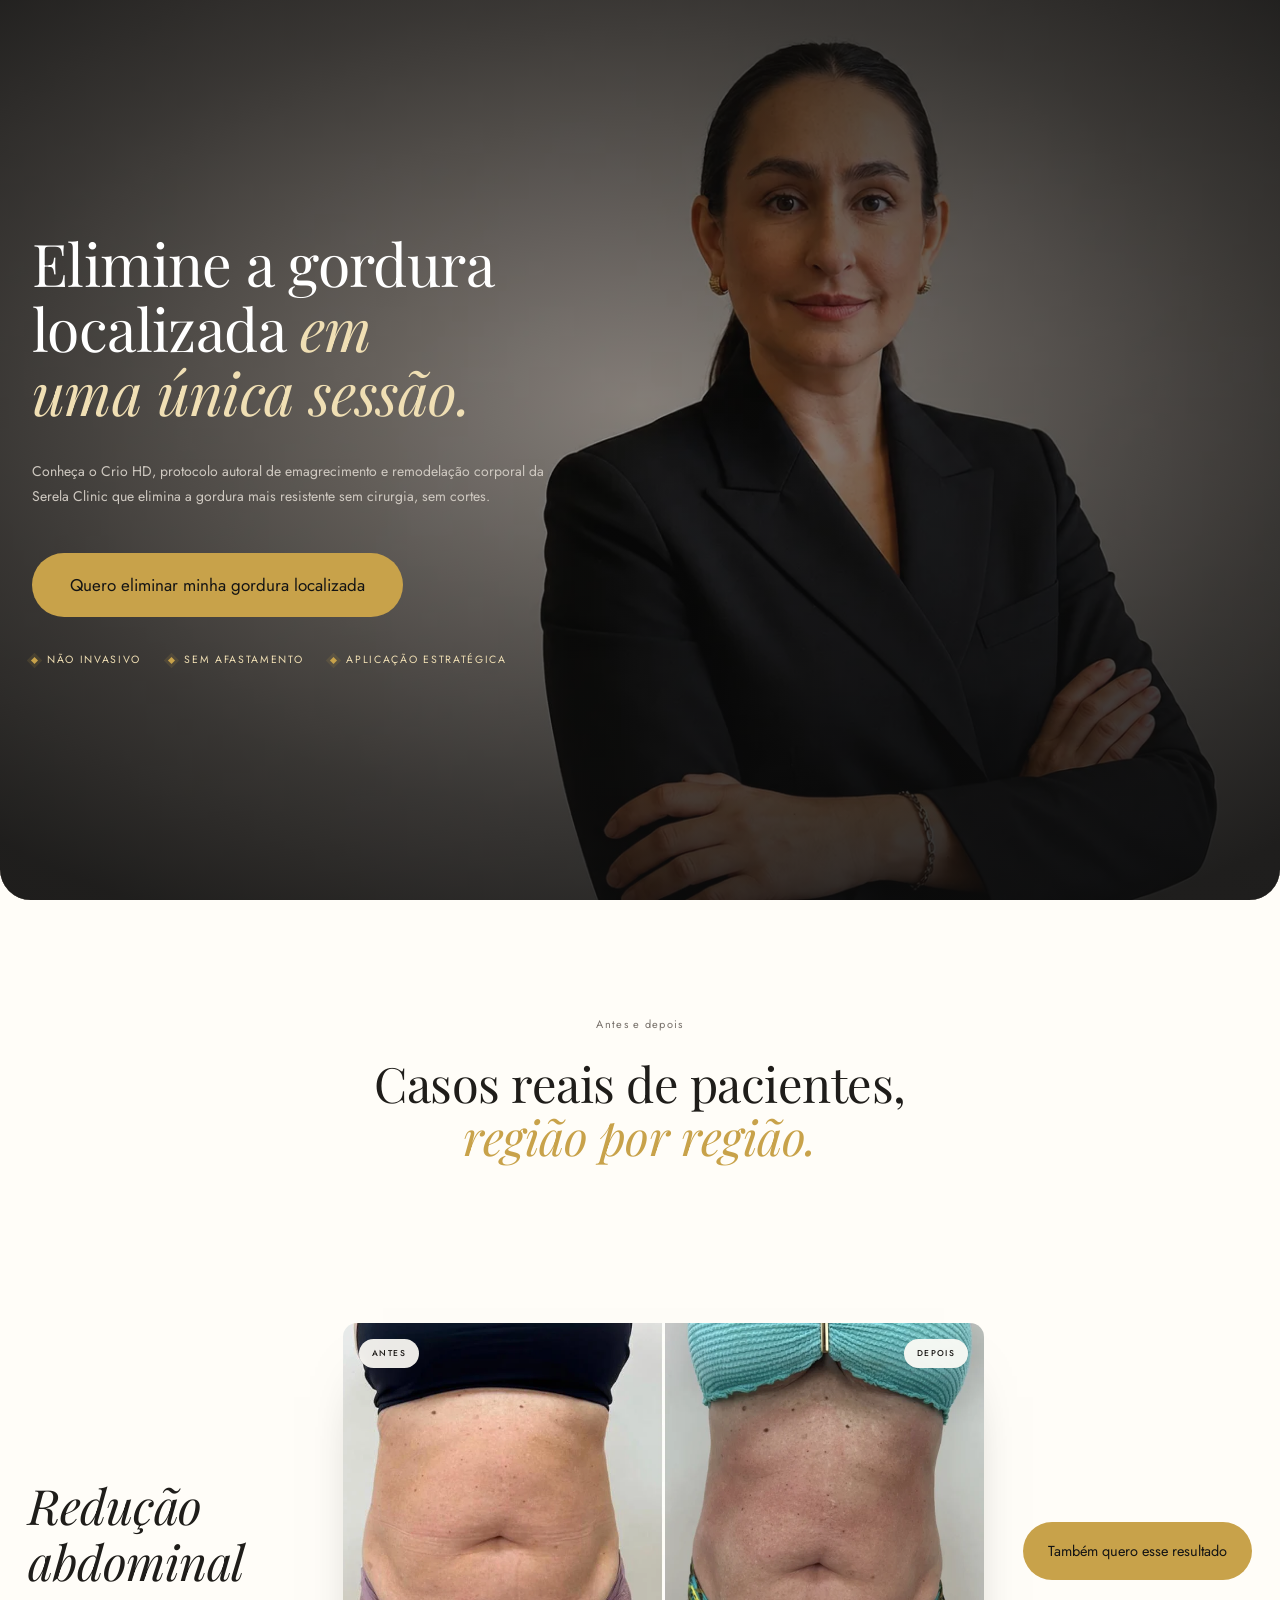
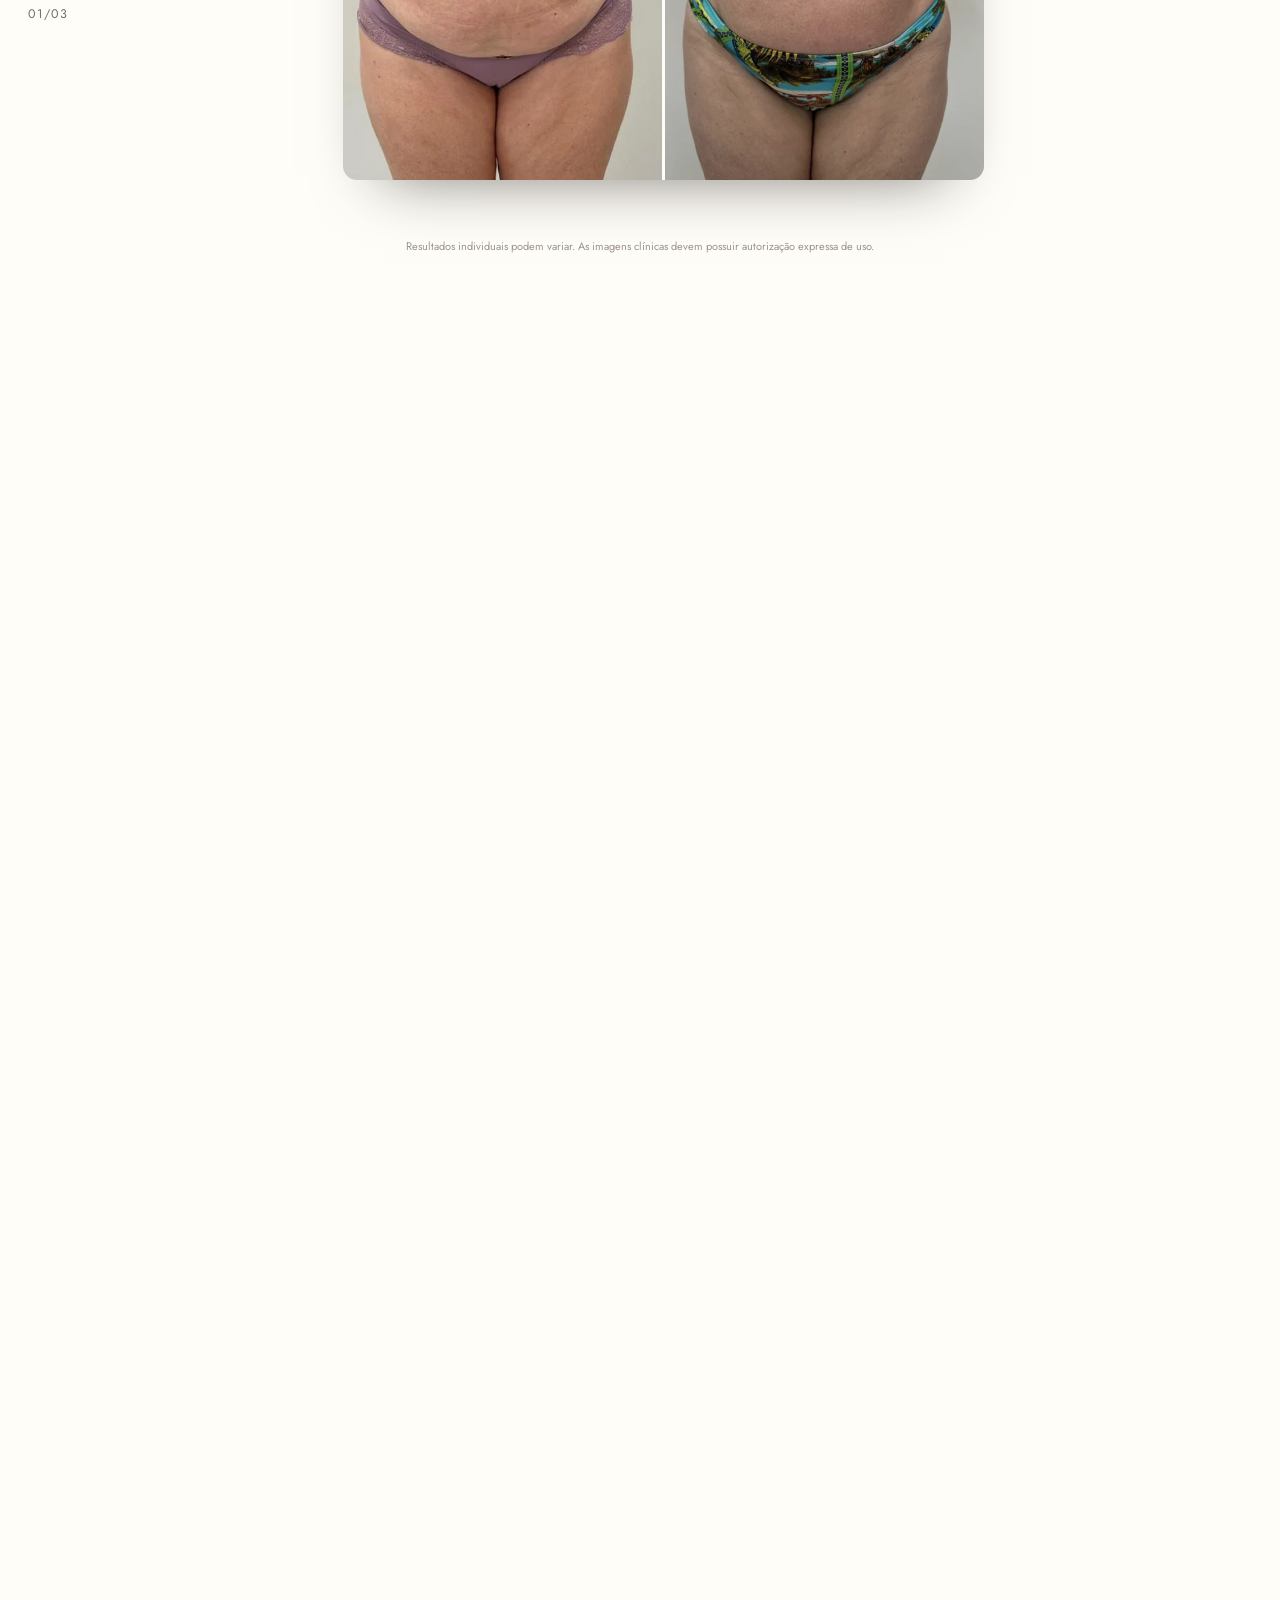
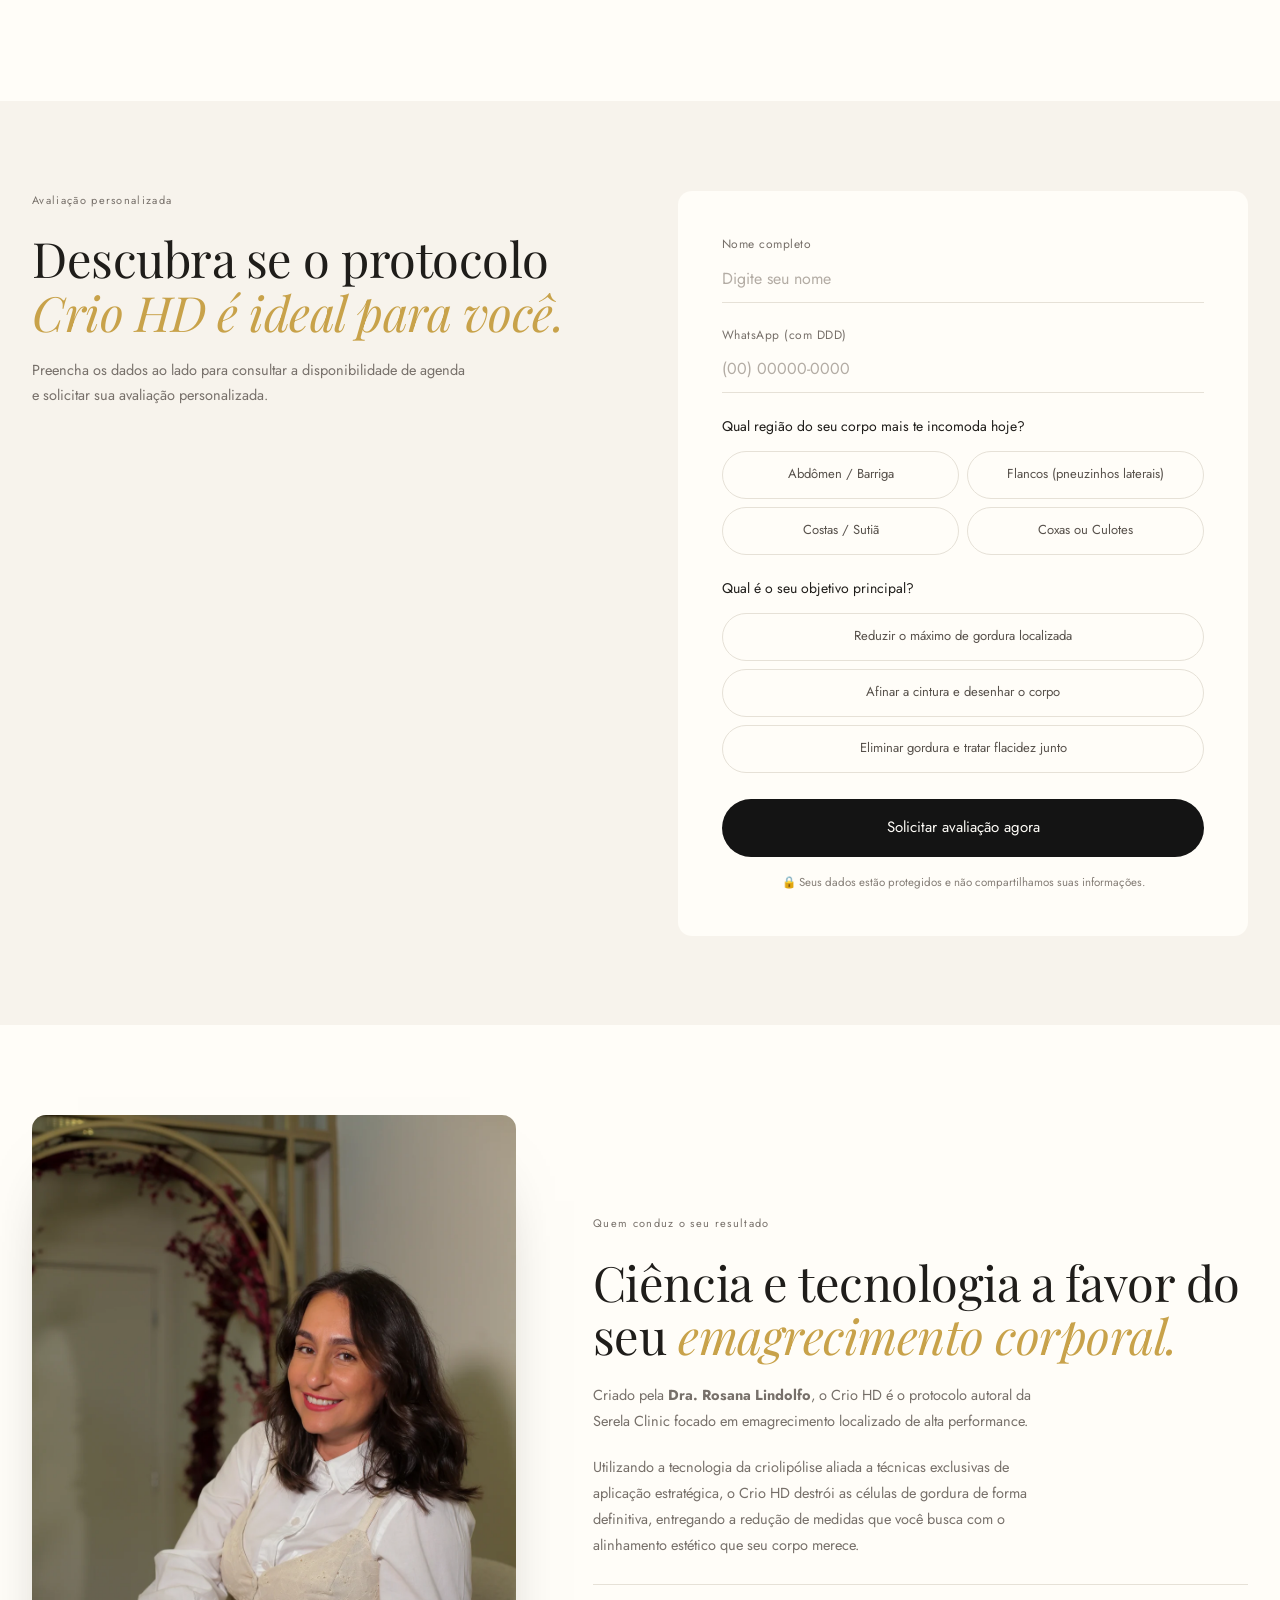
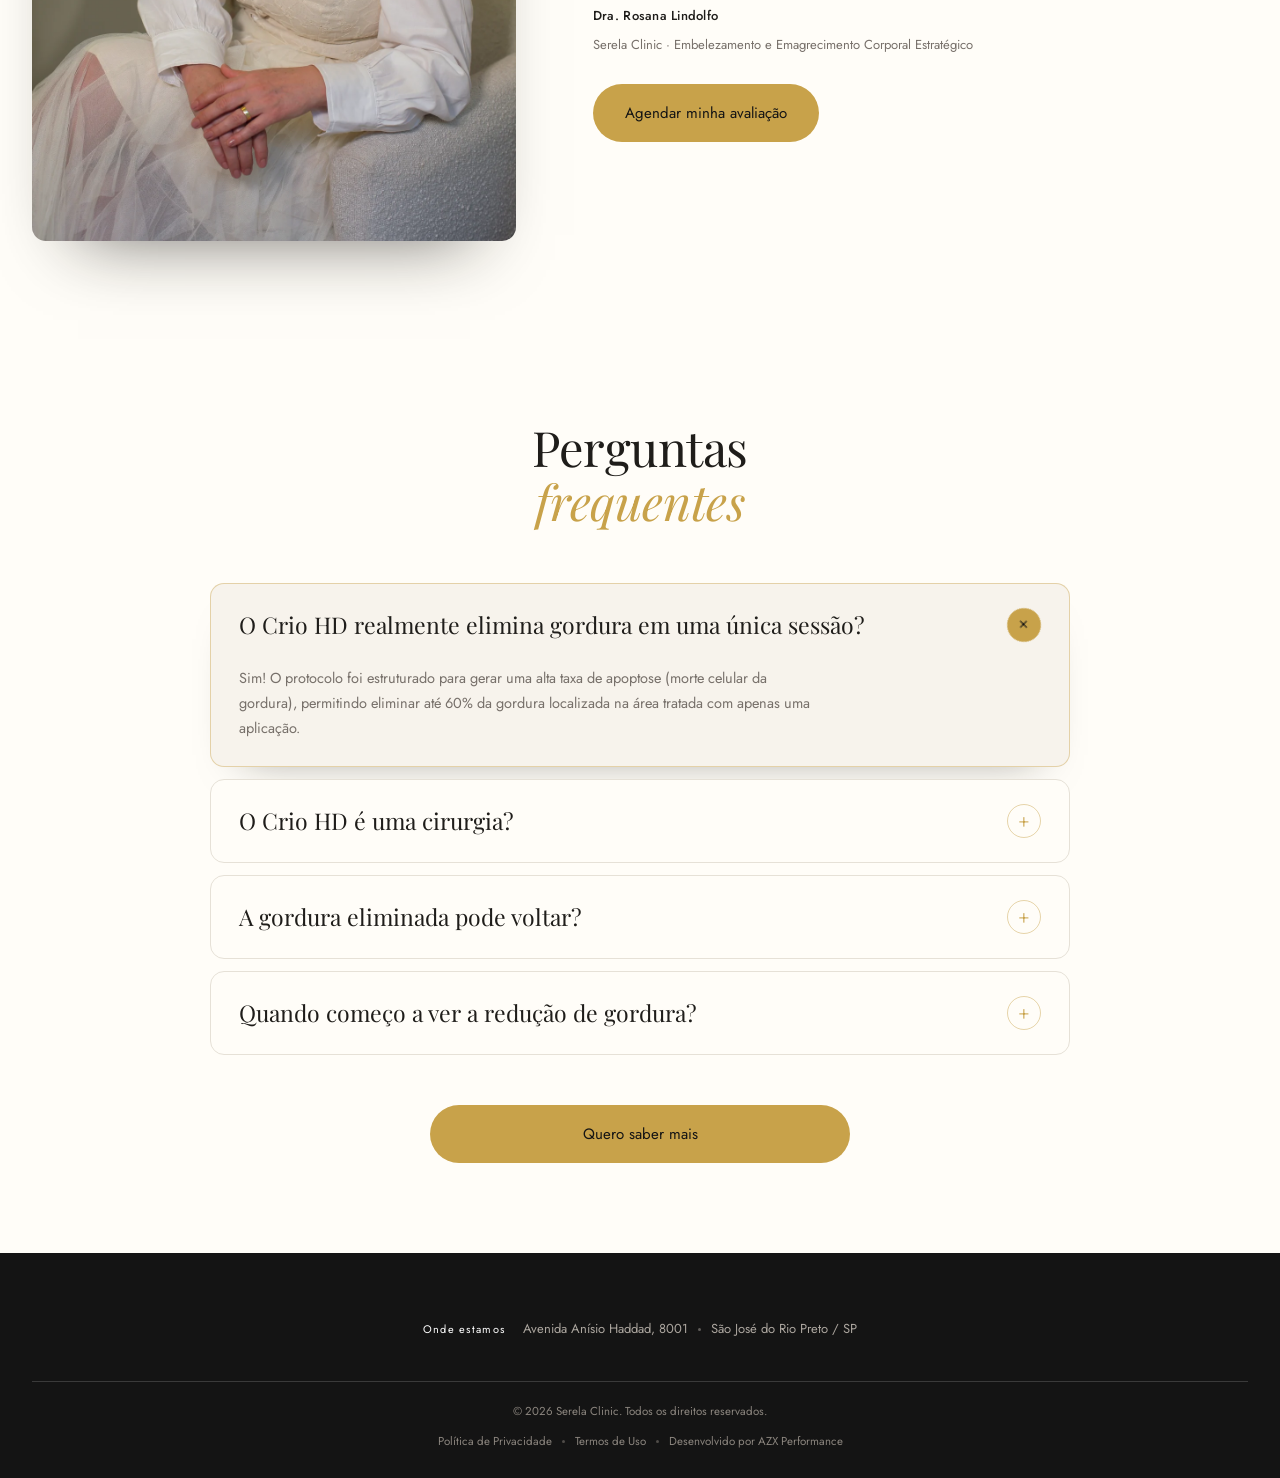
<file: index.html>
<!doctype html>
<html lang="pt-BR">
<head>
  <meta charset="utf-8">
  <meta name="viewport" content="width=device-width,initial-scale=1">
  <meta name="description" content="Crio HD: protocolo autoral da Serela Clinic para redução de gordura localizada e remodelação corporal em uma única sessão, sem cirurgia e sem cortes.">
  <meta name="theme-color" content="#fffdf8">
  <title>Crio HD | Serela Clinic</title>
  <link rel="icon" href="favicon.ico" sizes="16x16 32x32">
  <link rel="icon" href="assets/favicon-192.png" type="image/png" sizes="192x192">
  <link rel="apple-touch-icon" href="assets/apple-touch-icon.png">
  <link rel="preconnect" href="https://fonts.googleapis.com">
  <link rel="preconnect" href="https://fonts.gstatic.com" crossorigin>
  <link href="https://fonts.googleapis.com/css2?family=Playfair+Display:ital,wght@0,400;0,500;1,400;1,500&family=Jost:wght@300;400;500&display=swap" rel="stylesheet">
  <link rel="stylesheet" href="style.css">
</head>
<body>

  <!-- ===================== DOBRA 1 — HERO ===================== -->
  <header class="hero" id="inicio">
    <div class="hero__media" role="img" aria-label="Dra. Rosana Lindolfo, criadora do protocolo Crio HD"></div>
    <div class="hero__veil" aria-hidden="true"></div>

    <div class="hero__content">
      <h1>Elimine a gordura localizada <em>em uma única sessão.</em></h1>
      <p class="hero__note">Conheça o Crio HD, protocolo autoral de emagrecimento e remodelação corporal da Serela Clinic que elimina a gordura mais resistente sem cirurgia, sem cortes.</p>
      <a class="btn" href="#avaliacao">Quero eliminar minha gordura localizada</a>
      <ul class="hero__seals">
        <li>Não invasivo</li>
        <li>Sem afastamento</li>
        <li>Aplicação estratégica</li>
      </ul>
    </div>
  </header>

  <main>

    <!-- ============ DOBRA 2 — ANTES E DEPOIS (REGIÕES) ============ -->
    <section class="steps" id="regioes">
      <div class="container steps__head">
        <p class="label reveal">Antes e depois</p>
        <h2 class="steps__title reveal">Casos reais de pacientes,<br><em>região por região.</em></h2>
      </div>

      <div class="steps__scroll">
        <div class="steps__stage">
          <article class="step is-active">
            <div class="step__head">
              <h3>Redução<br>abdominal</h3>
              <p class="step__num">01/03</p>
            </div>
            <div class="step__shot step__shot--abdomen image-slot" role="img" aria-label="Antes e depois — redução abdominal">
              <div class="step__labels"><b>ANTES</b><b>DEPOIS</b></div>
            </div>
            <a class="btn step__cta" href="#avaliacao">Também quero esse resultado</a>
          </article>

          <article class="step">
            <div class="step__head">
              <h3>Cintura<br>e flancos</h3>
              <p class="step__num">02/03</p>
            </div>
            <div class="step__shot step__shot--flancos image-slot" role="img" aria-label="Antes e depois — cintura e flancos">
              <div class="step__labels"><b>ANTES</b><b>DEPOIS</b></div>
            </div>
            <a class="btn step__cta" href="#avaliacao">Também quero esse resultado</a>
          </article>

          <article class="step">
            <div class="step__head">
              <h3>Remodelação<br>corporal</h3>
              <p class="step__num">03/03</p>
            </div>
            <div class="step__shot step__shot--remodelacao image-slot" role="img" aria-label="Antes e depois — remodelação corporal, vista posterior">
              <div class="step__labels"><b>ANTES</b><b>DEPOIS</b></div>
            </div>
            <a class="btn step__cta" href="#avaliacao">Também quero esse resultado</a>
          </article>

          <div class="container steps__note">
            <p class="disclaimer">Resultados individuais podem variar. As imagens clínicas devem possuir autorização expressa de uso.</p>
          </div>
        </div>
      </div>
    </section>

    <!-- =============== DOBRA 3 — FORMULÁRIO DE CAPTURA =============== -->
    <section class="form-section" id="avaliacao">
      <div class="container form-grid">
        <aside class="form-aside reveal">
          <p class="label">Avaliação personalizada</p>
          <h2>Descubra se o protocolo <em>Crio HD é ideal para você.</em></h2>
          <p class="form-aside__text">Preencha os dados ao lado para consultar a disponibilidade de agenda e solicitar sua avaliação personalizada.</p>
        </aside>

        <form class="lead-form reveal" id="leadForm" novalidate>
          <label class="field">
            <span class="field__label">Nome completo</span>
            <input id="nome" name="nome" type="text" autocomplete="name" placeholder="Digite seu nome" required>
            <small class="error">Informe seu nome.</small>
          </label>

          <label class="field">
            <span class="field__label">WhatsApp (com DDD)</span>
            <input id="whatsapp" name="whatsapp" type="tel" inputmode="numeric" autocomplete="tel" placeholder="(00) 00000-0000" required>
            <small class="error">Informe um WhatsApp válido.</small>
          </label>

          <fieldset class="chips">
            <legend>Qual região do seu corpo mais te incomoda hoje?</legend>
            <div class="chips__list">
              <label><input type="radio" name="regiao" value="Abdômen / Barriga" required><span>Abdômen / Barriga</span></label>
              <label><input type="radio" name="regiao" value="Flancos (pneuzinhos laterais)"><span>Flancos (pneuzinhos laterais)</span></label>
              <label><input type="radio" name="regiao" value="Costas / Sutiã"><span>Costas / Sutiã</span></label>
              <label><input type="radio" name="regiao" value="Coxas ou Culotes"><span>Coxas ou Culotes</span></label>
            </div>
            <small class="error">Selecione uma região.</small>
          </fieldset>

          <fieldset class="chips chips--stack">
            <legend>Qual é o seu objetivo principal?</legend>
            <div class="chips__list">
              <label><input type="radio" name="objetivo" value="Reduzir o máximo de gordura localizada" required><span>Reduzir o máximo de gordura localizada</span></label>
              <label><input type="radio" name="objetivo" value="Afinar a cintura e desenhar o corpo"><span>Afinar a cintura e desenhar o corpo</span></label>
              <label><input type="radio" name="objetivo" value="Eliminar gordura e tratar flacidez junto"><span>Eliminar gordura e tratar flacidez junto</span></label>
            </div>
            <small class="error">Selecione um objetivo.</small>
          </fieldset>

          <button class="btn btn--full" type="submit">Solicitar avaliação agora</button>
          <p class="privacy">🔒 Seus dados estão protegidos e não compartilhamos suas informações.</p>
        </form>
      </div>
    </section>

    <!-- ================ DOBRA 4 — CARD DE AUTORIDADE ================ -->
    <section class="authority" id="autoridade">
      <div class="container authority__grid">
        <div class="authority__shot image-slot reveal" role="img" aria-label="Retrato da Dra. Rosana Lindolfo"></div>
        <blockquote class="authority__quote reveal">
          <p class="label">Quem conduz o seu resultado</p>
          <p class="authority__text">Ciência e tecnologia a favor do seu <em>emagrecimento corporal.</em></p>
          <p class="authority__support">Criado pela <strong>Dra. Rosana Lindolfo</strong>, o Crio HD é o protocolo autoral da Serela Clinic focado em emagrecimento localizado de alta performance.</p>
          <p class="authority__support">Utilizando a tecnologia da criolipólise aliada a técnicas exclusivas de aplicação estratégica, o Crio HD destrói as células de gordura de forma definitiva, entregando a redução de medidas que você busca com o alinhamento estético que seu corpo merece.</p>
          <footer>
            <strong>Dra. Rosana Lindolfo</strong>
            <small>Serela Clinic · Embelezamento e Emagrecimento Corporal Estratégico</small>
          </footer>
          <div class="authority__actions">
            <a class="btn" href="#avaliacao">Agendar minha avaliação</a>
          </div>
        </blockquote>
      </div>
    </section>

    <!-- ================== DOBRA 5 — FAQ ================== -->
    <section class="faq" id="faq">
      <div class="container faq__grid">
        <div class="faq__aside reveal">
          <h2>Perguntas<br><em>frequentes</em></h2>
        </div>

        <div class="qa reveal">
          <details open>
            <summary><span>O Crio HD realmente elimina gordura em uma única sessão?</span><i>+</i></summary>
            <p>Sim! O protocolo foi estruturado para gerar uma alta taxa de apoptose (morte celular da gordura), permitindo eliminar até 60% da gordura localizada na área tratada com apenas uma aplicação.</p>
          </details>
          <details>
            <summary><span>O Crio HD é uma cirurgia?</span><i>+</i></summary>
            <p>Não. Trata-se de um tratamento 100% não invasivo. Você faz a sessão na Serela Clinic e pode voltar imediatamente às suas atividades normais.</p>
          </details>
          <details>
            <summary><span>A gordura eliminada pode voltar?</span><i>+</i></summary>
            <p>As células de gordura destruídas pelo resfriamento são eliminadas definitivamente pelo organismo. Mantendo hábitos saudáveis, o resultado é duradouro.</p>
          </details>
          <details>
            <summary><span>Quando começo a ver a redução de gordura?</span><i>+</i></summary>
            <p>Os primeiros resultados de perda de medidas aparecem a partir do 15º ao 20º dia, atingindo o resultado máximo em até 90 dias após a sessão.</p>
          </details>

          <a class="btn faq__cta" href="#avaliacao">Quero saber mais</a>
        </div>
      </div>
    </section>

  <footer class="footer">
    <div class="container">
      <div class="footer__grid">
        <div class="footer__place">
          <b>Onde estamos</b>
          <p><span>Avenida Anísio Haddad, 8001</span><i class="footer__dot" aria-hidden="true"></i><span>São José do Rio Preto / SP</span></p>
        </div>
      </div>

      <div class="footer__legal">
        <div>
          <p>© <span id="year"></span> Serela Clinic. Todos os direitos reservados.</p>
          <p class="footer__meta">
            <button class="footer__link" type="button" data-modal-open="modal-privacidade">Política de Privacidade</button>
            <i aria-hidden="true"></i>
            <button class="footer__link" type="button" data-modal-open="modal-termos">Termos de Uso</button>
            <i aria-hidden="true"></i>
            <a href="https://azxperformance.com.br/clinicas" target="_blank" rel="noopener noreferrer">Desenvolvido por AZX Performance</a>
          </p>
        </div>
      </div>
    </div>
  </footer>


  <div class="modal" id="modal-privacidade" role="dialog" aria-modal="true" aria-labelledby="privacidade-title">
    <div class="modal__card">
      <header class="modal__head">
        <h3 id="privacidade-title">Política de Privacidade</h3>
        <button class="modal__close" type="button" aria-label="Fechar" data-modal-close>&times;</button>
      </header>
      <div class="modal__body">
        <p class="modal__lead">Esta política descreve como a <strong>Serela Clinic</strong> trata os dados pessoais coletados nesta página, em conformidade com a <strong>Lei Geral de Proteção de Dados (LGPD — Lei nº 13.709/2018)</strong>.</p>

        <h4>1. Dados coletados</h4>
        <p>Coletamos apenas os dados que você informa voluntariamente no formulário de avaliação: <strong>nome, WhatsApp, região de maior incômodo e objetivo principal</strong>. Registramos também a página de origem e a data do envio, para fins de atendimento.</p>

        <h4>2. Finalidade do tratamento</h4>
        <p>Os dados são utilizados exclusivamente para entrar em contato, entender seu objetivo estético, agendar a avaliação e orientar os próximos passos do atendimento. Não são utilizados para decisões automatizadas.</p>

        <h4>3. Base legal</h4>
        <p>O tratamento se apoia no <strong>consentimento</strong> do titular (art. 7º, I) ao enviar o formulário e no <strong>legítimo interesse</strong> (art. 7º, IX) para o contato comercial decorrente da sua solicitação.</p>

        <h4>4. Compartilhamento</h4>
        <p>Não vendemos nem cedemos seus dados. O compartilhamento ocorre apenas com prestadores que viabilizam o atendimento (por exemplo, ferramenta de gestão de contatos), sempre limitados à finalidade acima e obrigados a manter sigilo.</p>

        <h4>5. Armazenamento e segurança</h4>
        <p>Os dados são mantidos pelo tempo necessário ao atendimento e às obrigações legais aplicáveis, protegidos por medidas técnicas e administrativas de segurança. Após esse período, são eliminados ou anonimizados.</p>

        <h4>6. Direitos do titular</h4>
        <p>Você pode, a qualquer momento, solicitar <strong>confirmação do tratamento, acesso, correção, anonimização, portabilidade, eliminação dos dados e revogação do consentimento</strong> (art. 18 da LGPD), bastando entrar em contato pelos canais informados nesta página.</p>

        <h4>7. Cookies</h4>
        <p>Esta página pode utilizar cookies e tecnologias equivalentes para medir audiência e desempenho. Você pode bloqueá-los nas configurações do seu navegador, sem prejuízo da navegação.</p>

        <small>Última atualização: 2026 · Serela Clinic</small>
      </div>
    </div>
  </div>

  <div class="modal" id="modal-termos" role="dialog" aria-modal="true" aria-labelledby="termos-title">
    <div class="modal__card">
      <header class="modal__head">
        <h3 id="termos-title">Termos de Uso</h3>
        <button class="modal__close" type="button" aria-label="Fechar" data-modal-close>&times;</button>
      </header>
      <div class="modal__body">
        <p class="modal__lead">Ao navegar nesta página e enviar seus dados, você concorda com as condições abaixo. Caso não concorde, recomendamos não utilizar o formulário de avaliação.</p>

        <h4>1. Objeto</h4>
        <p>Esta página apresenta o protocolo <strong>Crio HD</strong> e permite solicitar uma avaliação com a equipe da Serela Clinic. Não é um canal de emergência nem substitui consulta presencial.</p>

        <h4>2. Caráter informativo</h4>
        <p>Todo o conteúdo tem finalidade informativa e publicitária. Nenhuma informação aqui apresentada constitui diagnóstico, prescrição ou promessa de resultado.</p>

        <h4>3. Resultados</h4>
        <p>Os resultados variam conforme a resposta biológica e metabólica individual, o biotipo e os cuidados adotados. A indicação do protocolo depende sempre de <strong>avaliação prévia individual</strong>, que é indispensável.</p>

        <h4>4. Informações fornecidas por você</h4>
        <p>Você se responsabiliza pela veracidade e atualização dos dados informados no formulário. Dados incorretos podem inviabilizar o contato e o agendamento.</p>

        <h4>5. Propriedade intelectual</h4>
        <p>Textos, marcas, imagens e identidade visual desta página pertencem à Serela Clinic ou a seus licenciantes. É vedada a reprodução, total ou parcial, sem autorização prévia por escrito.</p>

        <h4>6. Links de terceiros</h4>
        <p>Esta página pode conter links para serviços de terceiros (como redes sociais e WhatsApp). A Serela Clinic não responde pelo conteúdo, pelas práticas ou pelas políticas de privacidade desses serviços.</p>

        <h4>7. Alterações e foro</h4>
        <p>Estes termos podem ser atualizados a qualquer momento, com efeito a partir da publicação nesta página. Aplica-se a legislação brasileira, incluindo a <strong>LGPD</strong> e o <strong>Código de Defesa do Consumidor</strong>, eleito o foro da comarca de São José do Rio Preto/SP.</p>

        <small>Última atualização: 2026 · Serela Clinic</small>
      </div>
    </div>
  </div>

  <script src="app.js"></script>
</body>
</html>
</file>
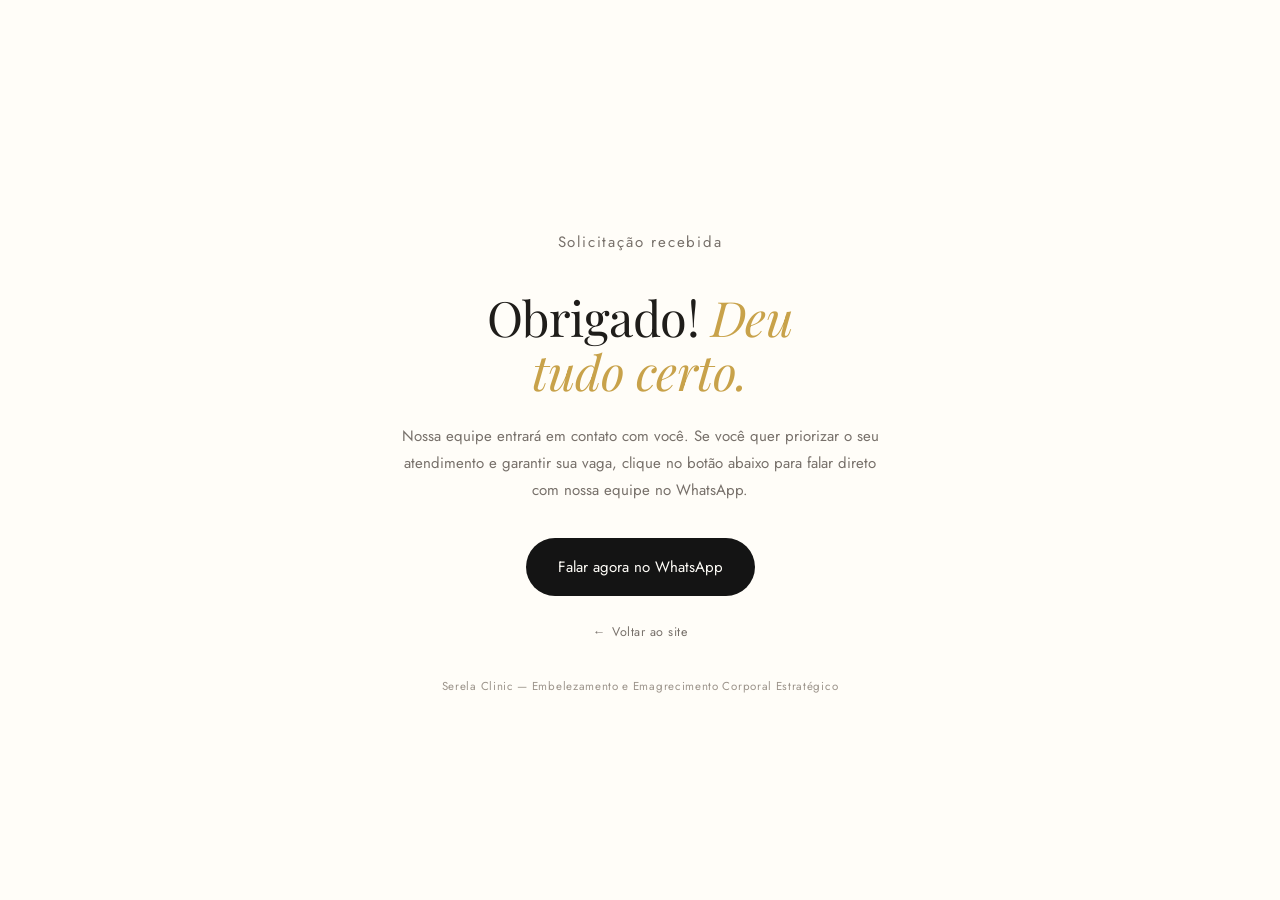
<file: obrigado.html>
<!doctype html>
<html lang="pt-BR">
<head>
  <meta charset="utf-8">
  <meta name="viewport" content="width=device-width,initial-scale=1">
  <meta name="robots" content="noindex,nofollow">
  <meta name="theme-color" content="#fffdf8">
  <title>Obrigado | Crio HD — Serela Clinic</title>
  <link rel="icon" href="favicon.ico" sizes="16x16 32x32">
  <link rel="icon" href="assets/favicon-192.png" type="image/png" sizes="192x192">
  <link rel="apple-touch-icon" href="assets/apple-touch-icon.png">
  <link rel="preconnect" href="https://fonts.googleapis.com">
  <link rel="preconnect" href="https://fonts.gstatic.com" crossorigin>
  <link href="https://fonts.googleapis.com/css2?family=Playfair+Display:ital,wght@0,400;0,500;1,400;1,500&family=Jost:wght@300;400;500&display=swap" rel="stylesheet">
  <link rel="stylesheet" href="style.css">
</head>
<body>
  <main class="thanks">
    <div class="container thanks__inner">
      <p class="label">Solicitação recebida</p>
      <h1>Obrigado! <em>Deu tudo certo.</em></h1>
      <p>Nossa equipe entrará em contato com você. Se você quer priorizar o seu atendimento e garantir sua vaga, clique no botão abaixo para falar direto com nossa equipe no WhatsApp.</p>
      <!-- TODO: preencher WHATSAPP_NUMBER abaixo no formato 5511999999999 -->
      <a class="btn" id="whatsappCta" href="#" target="_blank" rel="noopener">Falar agora no WhatsApp</a>
      <a class="thanks__back" href="index.html">&larr;&ensp;Voltar ao site</a>
      <small class="thanks__note">Serela Clinic — Embelezamento e Emagrecimento Corporal Estratégico</small>
    </div>
  </main>

  <script>
    (function(){
      var WHATSAPP_NUMBER="";
      var cta=document.getElementById("whatsappCta");
      var first="";
      try{
        var lead=JSON.parse(sessionStorage.getItem("serelaLead")||"{}");
        if(lead.nome)first=String(lead.nome).trim().split(" ")[0];
      }catch(e){}
      var text="Olá! "+(first?"Meu nome é "+first+". ":"")+"Acabei de solicitar minha avaliação do Crio HD e quero priorizar meu atendimento.";
      cta.href=WHATSAPP_NUMBER?"https://wa.me/"+WHATSAPP_NUMBER+"?text="+encodeURIComponent(text):"https://instagram.com/serelaclinic";
    })();
  </script>
</body>
</html>
</file>
<file: style.css>
/* ============================================================
   Crio HD — Serela Clinic (Dra. Rosana Lindolfo)
   Direção: atelier minimalista — hero full-bleed escuro,
   serifada leve com itálicos, muito respiro, cantos suaves
   Paleta: carvão neutro · ouro premium · champagne · marfim
   ============================================================ */

:root{
  --espresso:#141414; --espresso-2:#1e1e1e; --coffee:#2b2b2b;
  --gold:#c8a24a; --gold-lit:#e3c57e; --champagne:#f0dfb4;
  --ivory:#f7f3ec; --paper:#fffdf8; --sand:#e9e2d5;
  --ink:#1f1d1a; --muted:#77706a; --line:#e6e1d7; --line-dark:rgba(255,255,255,.16);
  --serif:"Playfair Display",Georgia,serif;
  --sans:"Jost",Arial,Helvetica,sans-serif;
  --r:14px;
  --title:clamp(30px,3.8vw,54px); /* tamanho único de todos os títulos de seção */
}

*,*::before,*::after{box-sizing:border-box}
html{scroll-behavior:smooth;-webkit-text-size-adjust:100%}
body{margin:0;overflow-x:hidden;color:var(--ink);background:var(--paper);font:400 16px/1.7 var(--sans);-webkit-font-smoothing:antialiased}
a{color:inherit;text-decoration:none}
button,input{font:inherit}
.container{width:min(1240px,calc(100% - 64px));margin:auto}

h1,h2,h3{margin:0;font-family:var(--serif);font-weight:400;line-height:1.14;letter-spacing:-.01em;text-wrap:balance}
h1,h2{font-size:var(--title);line-height:1.1}
h1 em,h2 em,h3 em{font-style:italic}

.label{margin:0 0 22px;color:var(--muted);font-family:var(--sans);font-size:11px;font-weight:400;letter-spacing:.12em}

/* botões */
.btn{position:relative;isolation:isolate;overflow:hidden;display:inline-flex;align-items:center;justify-content:center;min-height:58px;padding:0 32px;border:0;border-radius:999px;cursor:pointer;color:var(--espresso);background:var(--gold);font:400 15px/1.35 var(--sans);text-align:center;transition:color .3s ease,background-color .3s ease,transform .4s cubic-bezier(.2,.8,.25,1),box-shadow .4s ease}
.btn:hover{color:var(--espresso);background:var(--gold-lit)}
.btn--light{color:var(--espresso);background:var(--paper)}
.btn--light:hover{color:var(--espresso);background:var(--gold)}
.btn--full{width:100%}
/* brilho que atravessa o botão + leve elevação */
.btn::before{content:"";position:absolute;z-index:-1;inset:0;background:linear-gradient(115deg,transparent 30%,rgba(255,255,255,.5) 50%,transparent 70%);transform:translateX(-130%);transition:transform .8s cubic-bezier(.3,.7,.2,1)}
.btn:hover::before,.btn:focus-visible::before{transform:translateX(130%)}
.btn:hover,.btn:focus-visible{transform:translateY(-2px);box-shadow:0 18px 32px -16px rgba(20,18,12,.6)}
.btn:active{transform:translateY(0) scale(.985);box-shadow:0 8px 16px -12px rgba(20,18,12,.5);transition-duration:.12s}
.btn:focus-visible{outline:2px solid var(--gold);outline-offset:3px}
.btn:disabled{opacity:.55;transform:none;box-shadow:none;cursor:default}
.btn:disabled::before{display:none}

/* slots de imagem */
.image-slot{position:relative;display:flex;flex-direction:column;align-items:center;justify-content:center;overflow:hidden;text-align:center;color:#8a8177;background:var(--sand)}
.image-slot>span,.image-slot>small{position:relative;z-index:2;padding:0 18px}
.image-slot>span{font-size:10px;font-weight:500;letter-spacing:.22em}
.image-slot>small{margin-top:8px;color:#9a9188;font-size:9px;letter-spacing:.06em}

/* ====================== DOBRA 1 — HERO ====================== */
.hero{position:relative;display:grid;align-items:center;min-height:100svh;padding:clamp(56px,7vw,92px) 0;overflow:hidden;color:#fff;isolation:isolate;border-bottom-left-radius:clamp(22px,2.4vw,34px);border-bottom-right-radius:clamp(22px,2.4vw,34px)}
/* Foto do hero — para trocar, basta apontar outra imagem aqui. */
.hero__media{position:absolute;inset:0;z-index:-2;justify-content:flex-end;padding-bottom:22px;background:#2a2a2a url("assets/hero.webp") 70% center/cover no-repeat;color:#c4bcb2}
.hero__media>small{color:#b5ada3}
.hero__veil{position:absolute;inset:0;z-index:-1;background:radial-gradient(75% 65% at 50% 45%,rgba(12,12,12,.42),rgba(12,12,12,.78) 70%,rgba(12,12,12,.9))}

.hero__content{width:min(1240px,calc(100% - 64px));margin:0 auto}
/* headline do hero é o maior tipo da página — escala própria, acima de --title */
.hero h1{max-width:15ch;font-size:clamp(38px,4.6vw,64px);color:#fff}
.hero h1 em{color:var(--champagne)}
.hero__note{max-width:540px;margin:clamp(24px,3vw,34px) 0 0;color:#cfc9c1;font-size:14px;line-height:1.8}
/* Selos do hero: três garantias independentes, não uma frase corrida */
.hero__seals{display:flex;flex-wrap:wrap;align-items:center;gap:12px 28px;margin:clamp(24px,2.8vw,34px) 0 0;padding:0;list-style:none}
.hero__seals li{display:flex;align-items:center;gap:10px;color:var(--champagne);font-size:10.5px;letter-spacing:.16em;text-transform:uppercase;white-space:nowrap}
.hero__seals li::before{content:"";flex:0 0 5px;width:5px;height:5px;rotate:45deg;background:var(--gold);box-shadow:0 0 0 3px rgba(200,162,74,.14)}
.hero .btn{margin-top:clamp(30px,3.6vw,44px);min-height:64px;padding:0 38px;font-size:17px}
/* No desktop o corte de "cover" é vertical: ancorar o topo evita cortar a cabeça
   e mantém o rosto acima da coluna de texto, que fica à esquerda. */
@media(min-width:981px){
  .hero__media{background-position:74% 16%}
}

/* --- FAIXA DE NÚMEROS — seção removida do HTML; estilos mantidos caso volte --- */
.band{padding:clamp(20px,3vw,40px) 0 clamp(56px,6vw,84px)}
.band__inner{width:min(1240px,calc(100% - 64px));margin:auto;padding:clamp(32px,3.6vw,50px) clamp(28px,3.4vw,48px);border-radius:var(--r);background:var(--ivory)}
.band__title{max-width:none;margin:0 0 clamp(24px,2.8vw,36px);text-align:center}
.band__stats{display:grid;grid-template-columns:repeat(3,1fr);padding-top:clamp(22px,2.6vw,32px);border-top:1px solid var(--line)}
.band__stats>div{padding:0 clamp(16px,2vw,30px);text-align:center}
.band__stats>div:first-child{padding-left:0}
.band__stats>div:last-child{padding-right:0}
.band__stats>div+div{border-left:1px solid var(--line)}
.band__stats strong{display:block;color:var(--gold);font:400 clamp(26px,2.9vw,40px)/1 var(--serif);white-space:nowrap}
.band__stats small{display:block;margin-top:12px;color:var(--muted);font-size:11.5px;line-height:1.5;letter-spacing:.03em;white-space:nowrap}

/* ============ DOBRA 2 — ANTES E DEPOIS (REGIÕES) ============ */
/* primeira seção depois do hero: precisa de respiro próprio no topo */
.steps{padding:clamp(72px,9vw,120px) 0 clamp(60px,7vw,90px)}
.steps__head{text-align:center}
.steps__title{max-width:24ch;margin:0 auto clamp(30px,3.8vw,50px)}
.steps__title em{color:var(--gold)}
.steps__stage{display:grid;gap:clamp(44px,5vw,68px)}
.step{display:grid;grid-template-columns:.82fr 1.9fr .68fr;gap:clamp(22px,3vw,44px);align-items:center;width:min(1400px,calc(100% - 56px));margin:auto}
.step__head h3{font-size:var(--title);font-style:italic}
.step__num{margin:16px 0 0;color:var(--muted);font-size:12.5px;letter-spacing:.08em}
.step__shot{border-radius:var(--r);background-repeat:no-repeat;background-position:center;background-size:cover;box-shadow:0 34px 60px -40px rgba(20,18,12,.6)}
.step__shot--abdomen{aspect-ratio:1130/804;background-image:url("assets/antes-depois-abdomen.webp")}
.step__shot--flancos{aspect-ratio:1224/579;background-image:url("assets/antes-depois-flancos.webp")}
.step__shot--remodelacao{aspect-ratio:1806/1280;background-image:url("assets/antes-depois-remodelacao.webp")}
.step__labels{position:absolute;z-index:3;top:16px;left:16px;right:16px;display:flex;justify-content:space-between}
.step__labels b{padding:7px 13px;border-radius:999px;color:var(--ink);background:rgba(255,253,248,.92);backdrop-filter:blur(3px);font-size:8.5px;font-weight:500;letter-spacing:.16em}
/* CTA no lugar do texto de apoio: cada antes e depois converte sozinho */
.step__cta{width:100%;max-width:280px;padding:0 22px;font-size:14.5px;line-height:1.3}
.disclaimer{margin:clamp(28px,3.4vw,44px) 0 0;text-align:center;color:#9c948b;font-size:11px}

/* modo ancorado (ativado por JS em telas largas) */
.steps.is-pinned .steps__scroll{position:relative;height:400vh}
.steps.is-pinned .steps__stage{position:sticky;top:max(0px,calc((100svh - 680px) / 2));display:block;height:min(100svh,680px)}
.steps.is-pinned .step{position:absolute;inset:0;left:50%;transform:translateX(-50%);align-content:center;opacity:0;transition:opacity .5s}
.steps.is-pinned .step.is-active{opacity:1}
.steps.is-pinned .steps__note{position:absolute;z-index:4;left:0;right:0;bottom:clamp(18px,4vh,42px)}
.steps.is-pinned .steps__note .disclaimer{margin:0}

/* ================= DOBRA 4 — AUTORIDADE ================= */
.authority{padding:clamp(60px,7vw,92px) 0}
.authority__grid{display:grid;grid-template-columns:.85fr 1.15fr;gap:clamp(40px,6vw,90px);align-items:center}
.authority__shot{aspect-ratio:2/3;border-radius:var(--r);background:#ded8cd url("assets/dra-rosana.webp") center/cover no-repeat;box-shadow:0 40px 70px -46px rgba(20,18,12,.65)}
.authority__quote{margin:0}
.authority__text{margin:0;font-family:var(--serif);font-size:var(--title);font-style:normal;font-weight:400;line-height:1.1;letter-spacing:-.01em}
.authority__text em{font-style:italic;color:var(--gold)}
.authority__support{margin:20px 0 0;max-width:52ch;color:var(--muted);font-size:14.5px;line-height:1.8}
.authority__quote footer{display:grid;gap:6px;margin-top:26px;padding-top:20px;border-top:1px solid var(--line)}
.authority__quote footer strong{font-size:13px;font-weight:500;letter-spacing:.02em}
.authority__quote footer small{color:var(--muted);font-size:13px}
.authority__actions{margin-top:28px}

/* ================ DOBRA 3 — FORMULÁRIO ================ */
.form-section{padding:clamp(62px,7vw,96px) 0;background:var(--ivory)}
.form-grid{display:grid;grid-template-columns:1fr 1fr;gap:clamp(48px,6vw,96px);align-items:start}
.form-aside{position:sticky;top:60px}
.form-aside h2 em{color:var(--gold)}
.form-aside__text{margin:20px 0 0;max-width:440px;color:var(--muted);font-size:14.5px}

.lead-form{padding:clamp(28px,3.4vw,44px);border-radius:var(--r);background:var(--paper)}
.field{display:block;margin-bottom:22px}
.field__label{display:block;color:var(--muted);font-size:12px;letter-spacing:.04em}
.field input{width:100%;height:48px;padding:0;border:0;border-bottom:1px solid var(--line);border-radius:0;outline:0;color:var(--ink);background:transparent;font-size:16px;transition:border-color .22s}
.field input::placeholder{color:#b3aca4}
.field input:focus{border-bottom-color:var(--gold)}

.chips{padding:0;margin:0 0 22px;border:0}
.chips legend{margin-bottom:12px;padding:0;color:var(--ink);font-size:14px}
.chips__list{display:grid;grid-template-columns:1fr 1fr;gap:8px}
.chips--stack .chips__list{grid-template-columns:1fr}
.chips label{cursor:pointer}
.chips input{position:absolute;opacity:0;pointer-events:none}
.chips span{display:flex;align-items:center;justify-content:center;width:100%;min-height:48px;padding:8px 16px;border:1px solid var(--line);border-radius:999px;color:#57514b;font-size:13px;line-height:1.3;text-align:center;transition:.2s}
.chips label:hover span{border-color:var(--gold)}
.chips input:checked+span{color:var(--espresso);background:var(--gold);border-color:var(--gold)}
.chips input:focus-visible+span{box-shadow:0 0 0 3px rgba(200,162,74,.32)}

.lead-form .btn{margin-top:4px;color:var(--paper);background:var(--espresso)}
.lead-form .btn::before,.thanks .btn::before{background:linear-gradient(115deg,transparent 30%,rgba(255,255,255,.22) 50%,transparent 70%)}
.lead-form .btn:hover{color:var(--espresso);background:var(--gold)}
.error{display:none;margin-top:10px;color:#a53b30;font-size:11.5px}
.is-error .error{display:block}
.is-error input{border-bottom-color:#a53b30}
.privacy{margin:16px 0 0;text-align:center;color:#857e77;font-size:11.5px}

/* ==================== DOBRA 5 — FAQ ==================== */
.faq{padding:clamp(60px,7vw,92px) 0}
/* coluna única centrada: o título fica acima das perguntas, não ao lado */
.faq__grid{display:grid;justify-items:center;gap:clamp(34px,4.4vw,56px);text-align:center}
.faq__aside h2{max-width:14ch}
.faq__aside h2 em{color:var(--gold)}
/* cada pergunta é um card: fechado fica discreto, aberto ganha o marfim e o fio dourado */
.qa{display:grid;gap:12px;width:min(860px,100%);text-align:left}
.qa details{border:1px solid var(--line);border-radius:var(--r);background:var(--paper);transition:border-color .3s ease,background-color .3s ease,box-shadow .4s ease}
.qa details:hover{border-color:#d8cfbc}
.qa details[open]{background:var(--ivory);border-color:rgba(200,162,74,.42);box-shadow:0 22px 44px -34px rgba(20,18,12,.5)}
.qa summary{display:flex;align-items:center;gap:20px;padding:clamp(18px,2vw,24px) clamp(20px,2.2vw,28px);cursor:pointer;list-style:none}
.qa summary::-webkit-details-marker{display:none}
.qa summary:focus-visible{outline:2px solid var(--gold);outline-offset:2px;border-radius:var(--r)}
.qa summary span{flex:1;font-family:var(--serif);font-size:clamp(18px,1.8vw,23px);line-height:1.3;text-wrap:balance;transition:color .3s ease}
.qa details[open] summary span{color:var(--ink)}
/* o "+" vira um selo circular que gira para virar "×" */
.qa summary i{flex:0 0 34px;display:grid;place-items:center;width:34px;height:34px;border:1px solid rgba(200,162,74,.45);border-radius:50%;color:var(--gold);font:300 20px/1 var(--sans);font-style:normal;transition:transform .35s cubic-bezier(.3,.7,.2,1),background-color .3s ease,color .3s ease}
.qa summary:hover i{background:rgba(200,162,74,.12)}
.qa details[open] summary i{transform:rotate(135deg);color:var(--espresso);background:var(--gold);border-color:var(--gold)}
.qa details p{max-width:640px;margin:0;padding:0 clamp(20px,2.2vw,28px) clamp(20px,2.2vw,26px);color:var(--muted);font-size:14.5px}
.qa details[open] p{animation:qa-in .4s ease both}
@keyframes qa-in{from{opacity:0;transform:translateY(-6px)}to{opacity:1;transform:none}}
/* saída da FAQ direto para o formulário */
.faq__cta{margin-top:clamp(26px,3vw,38px);width:100%;max-width:420px;margin-inline:auto}

/* --- FECHAMENTO — seção removida do HTML; estilos mantidos caso volte --- */
.closing{padding:clamp(68px,7.5vw,104px) 0;text-align:center;color:#fff;background:var(--espresso-2)}
.closing h2{max-width:16ch;margin:0 auto 32px;color:#fff}
.closing h2 em{color:var(--champagne)}

/* ============ RODAPÉ (encerramento da página) ============ */
.footer{padding:clamp(46px,5vw,64px) 0 26px;color:#aca69f;background:var(--espresso);overflow:hidden}
.footer{text-align:center}
.footer__grid{display:grid;justify-items:center;gap:44px}
.footer b{display:block;color:#fff;font-size:11px;font-weight:400;letter-spacing:.12em}
/* no desktop rótulo e endereço correm na mesma linha; no mobile empilham centrados */
.footer__place{display:flex;flex-wrap:wrap;align-items:center;justify-content:center;gap:8px 18px}
.footer__place p{display:flex;flex-wrap:wrap;align-items:center;justify-content:center;gap:10px;margin:0;font-size:13px;line-height:1.9}
.footer__dot{width:3px;height:3px;border-radius:50%;background:currentColor;opacity:.5}
.footer a:hover{color:var(--gold-lit)}
.wordmark{margin:clamp(30px,4.4vw,56px) 0 0;color:#fff;font-family:var(--serif);font-weight:400;font-size:clamp(46px,11.6vw,166px);line-height:1;letter-spacing:-.02em;text-align:center;white-space:nowrap}
.wordmark em{font-style:italic;color:var(--gold)}
.footer__legal{margin-top:clamp(24px,3.2vw,40px);padding-top:20px;border-top:1px solid var(--line-dark);color:#8b857e;font-size:11.5px;line-height:1.7}
.footer__legal p{margin:0}
.footer__meta{display:flex;flex-wrap:wrap;align-items:center;justify-content:center;gap:10px;margin-top:10px!important}
.footer__meta i{width:3px;height:3px;border-radius:50%;background:currentColor;opacity:.5}
.footer__link{position:relative;padding:0;border:0;background:none;color:inherit;font-size:11.5px;cursor:pointer;transition:color .25s}
.footer__link::after{content:"";position:absolute;left:0;right:0;bottom:-3px;height:1px;background:currentColor;transform:scaleX(0);transform-origin:right;transition:transform .38s cubic-bezier(.3,.7,.2,1)}
.footer__link:hover::after{transform:scaleX(1);transform-origin:left}
.footer__link:hover,.footer__meta a:hover{color:var(--gold-lit)}

/* ========================== MODAIS ========================== */
.modal{position:fixed;z-index:200;inset:0;display:none;align-items:center;justify-content:center;padding:clamp(16px,4vw,40px);background:rgba(14,13,10,.62);backdrop-filter:blur(4px)}
.modal.is-open{display:flex}
.modal__card{display:flex;flex-direction:column;width:min(600px,100%);max-height:min(86vh,760px);overflow:hidden;background:var(--paper);border-radius:var(--r);box-shadow:0 50px 110px -40px rgba(15,13,8,.7);animation:modalUp .34s cubic-bezier(.32,1.05,.66,1) both}
@keyframes modalUp{from{opacity:0;transform:translateY(22px)}to{opacity:1;transform:none}}
.modal__head{display:flex;align-items:center;justify-content:space-between;gap:16px;flex-shrink:0;padding:22px 26px 18px;border-bottom:1px solid var(--line)}
.modal__head h3{margin:0;font-family:var(--serif);font-size:21px;font-weight:400}
.modal__close{display:grid;place-items:center;flex-shrink:0;width:34px;height:34px;border:1px solid var(--line);border-radius:999px;background:var(--ivory);color:var(--muted);font-size:17px;line-height:1;cursor:pointer;transition:background .2s,color .2s}
.modal__close:hover{background:var(--gold);color:var(--espresso)}
.modal__body{flex:1;overflow-y:auto;padding:24px 26px 30px}
.modal__body h4{margin:22px 0 8px;color:var(--gold);font:400 10px/1 var(--sans);letter-spacing:.18em;text-transform:uppercase}
.modal__body h4:first-child{margin-top:0}
.modal__body p{margin:0 0 14px;color:var(--muted);font-size:14px;line-height:1.75}
.modal__lead{padding-bottom:18px;margin-bottom:6px;border-bottom:1px solid var(--line);color:var(--ink)!important;font-size:14.5px}
.modal__body small{display:block;margin-top:18px;color:#9c948b;font-size:11px}

/* ======================== ANIMAÇÃO ======================== */
.reveal{opacity:0;transform:translateY(20px);transition:.8s}
.reveal.is-visible{opacity:1;transform:none}

/* ======================= RESPONSIVO ======================= */
@media(max-width:980px){
  .container,.band__inner,.step{width:min(100% - 40px,1240px);max-width:min(100% - 40px,1240px)}

  .hero{padding:80px 0}
  .step{grid-template-columns:1fr;gap:24px}
  .step__head{display:flex;align-items:baseline;justify-content:space-between;gap:20px}
  .step__num{margin:0}
  .step__shot{max-width:680px}
  .step__cta{max-width:none}
  .form-grid,.authority__grid{grid-template-columns:1fr;gap:44px}
  .form-aside{position:static}
  .faq__cta{max-width:none}
  .authority__shot{max-width:460px}
}

@media(max-width:700px){
  /* no mobile o texto desce para o rodapé do hero, liberando o rosto no topo */
  .hero{align-items:end;padding:0 0 52px}
  .hero__veil{background:linear-gradient(to bottom,rgba(12,12,12,.22) 0%,rgba(12,12,12,.5) 42%,rgba(12,12,12,.88) 100%)}
  .hero h1{max-width:none;font-size:clamp(34px,8.6vw,46px)}
  .hero .btn{width:100%;min-height:62px;padding:0 22px;margin-top:24px;font-size:16px}
  .hero__note{margin-top:18px}
  .hero__seals{flex-direction:column;align-items:flex-start;gap:9px;margin-top:22px}
  .band__inner{padding:26px 22px}
  .band__stats{grid-template-columns:1fr;gap:18px;padding-top:18px}
  .band__stats>div{padding:18px 0 0;border-top:1px solid var(--line)}
  .band__stats>div+div{border-left:0}
  .band__stats>div:first-child{padding-top:0;border-top:0}
  .band__stats small{white-space:normal}
  /* no mobile a FAQ volta a alinhar à esquerda, como o resto da coluna de texto */
  .faq__grid{justify-items:stretch;text-align:left}
  .faq__aside h2{max-width:none}
  .lead-form{padding:24px 18px}
  .chips__list{grid-template-columns:1fr}
  .field input{font-size:15.5px}
  .footer__grid{gap:34px}
  .footer__place{display:block}
  .footer__place b{margin-bottom:10px}
  .footer__place p{display:block}
  .footer__dot{display:none}
}

@media(prefers-reduced-motion:reduce){
  html{scroll-behavior:auto}
  .reveal{opacity:1;transform:none;transition:none}
  .btn,.btn:hover,.btn:active,.btn:focus-visible{transform:none;transition:color .2s,background-color .2s}
  .btn::before,.footer__link::after{display:none}
  .qa details[open] p{animation:none}
}

/* ==================== PÁGINA DE OBRIGADO ==================== */
.thanks{min-height:100svh;display:grid;place-items:center;padding:60px 0;text-align:center;background:var(--paper)}
.thanks__inner{width:min(680px,100%)}
.thanks h1{margin:22px auto 0;max-width:14ch;font-size:var(--title)}
.thanks h1 em{color:var(--gold)}
.thanks p{max-width:500px;margin:26px auto 34px;color:var(--muted);font-size:15px;line-height:1.8}
.thanks .btn{color:var(--paper);background:var(--espresso)}
.thanks .btn:hover{color:var(--espresso);background:var(--gold)}
.thanks__back{position:relative;display:block;width:fit-content;margin:26px auto 0;color:var(--muted);font-size:12.5px;letter-spacing:.04em;transition:color .25s}
.thanks__back::after{content:"";position:absolute;left:0;right:0;bottom:-3px;height:1px;background:currentColor;transform:scaleX(0);transform-origin:right;transition:transform .38s cubic-bezier(.3,.7,.2,1)}
.thanks__back:hover{color:var(--ink)}
.thanks__back:hover::after{transform:scaleX(1);transform-origin:left}
.thanks__note{display:block;margin-top:34px;color:#9c948b;font-size:11.5px;letter-spacing:.06em}
@media(max-width:700px){.thanks .btn{width:100%}}
</file>
